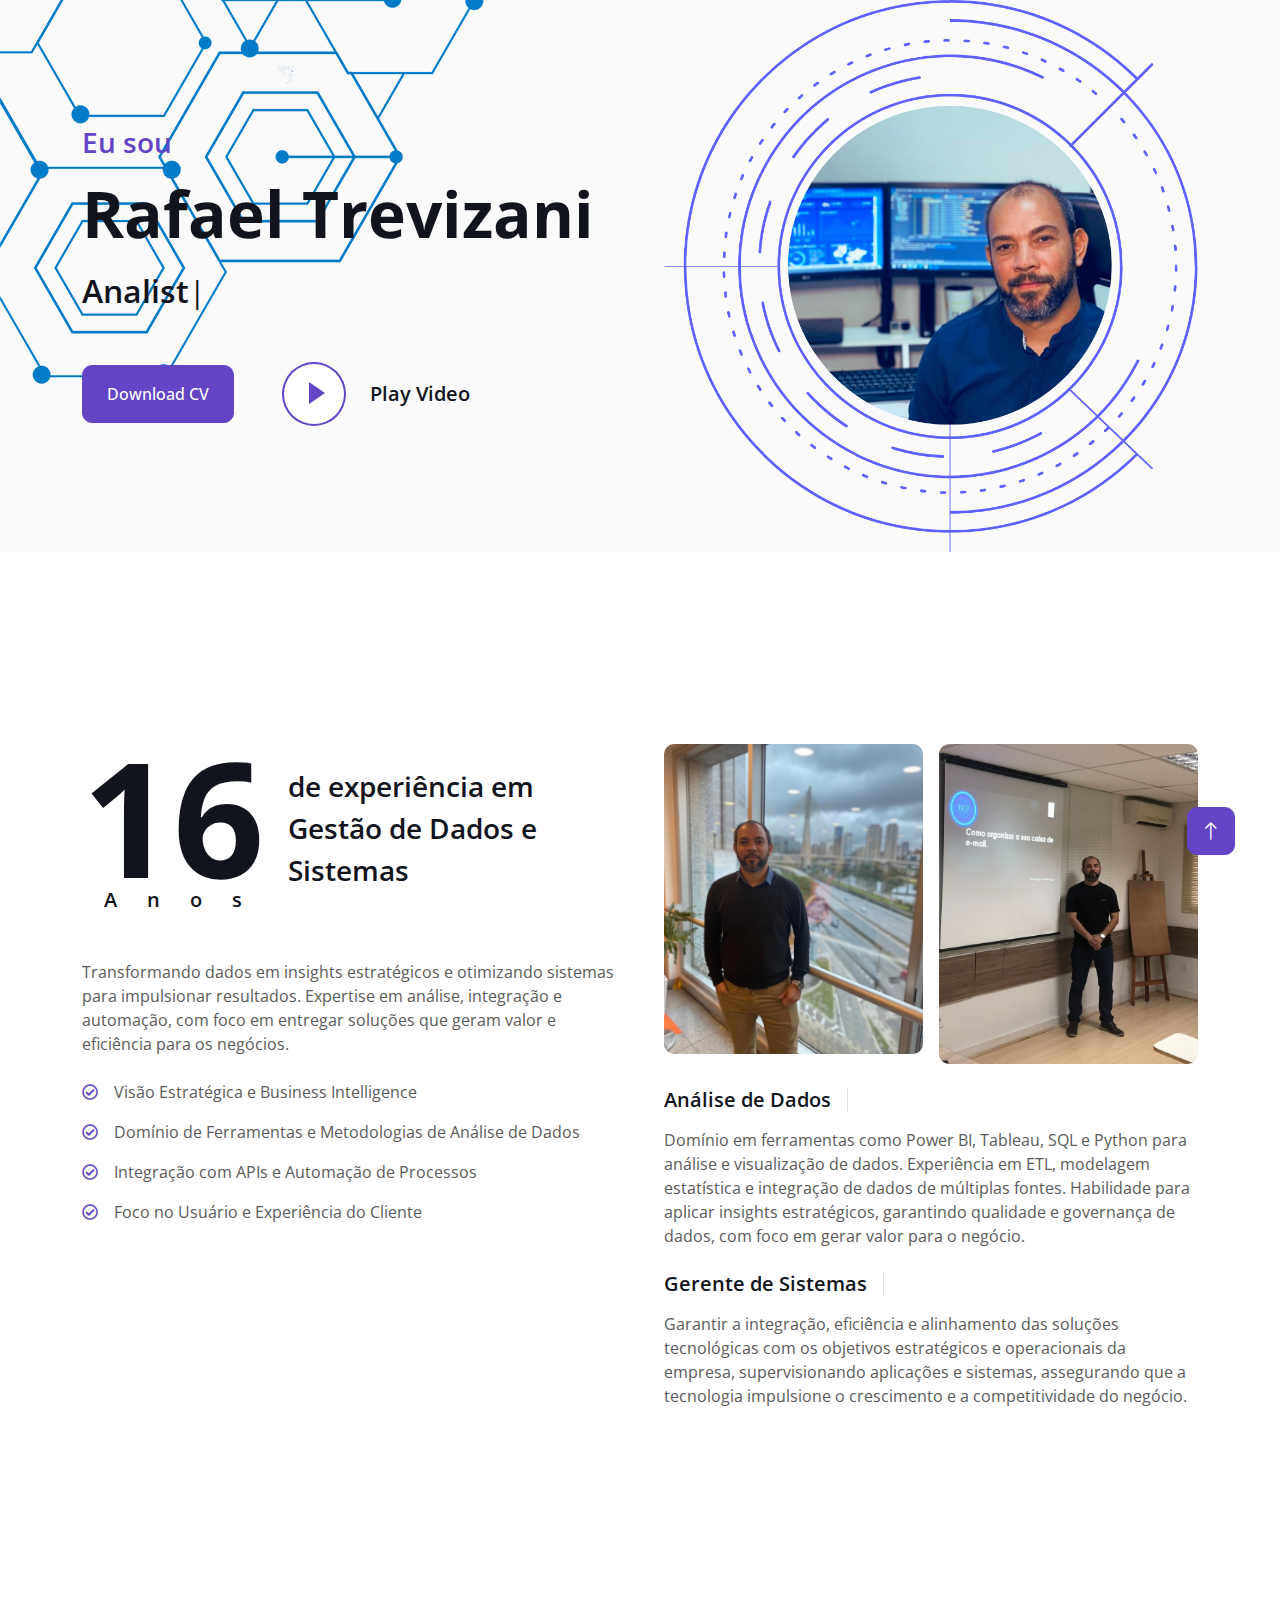
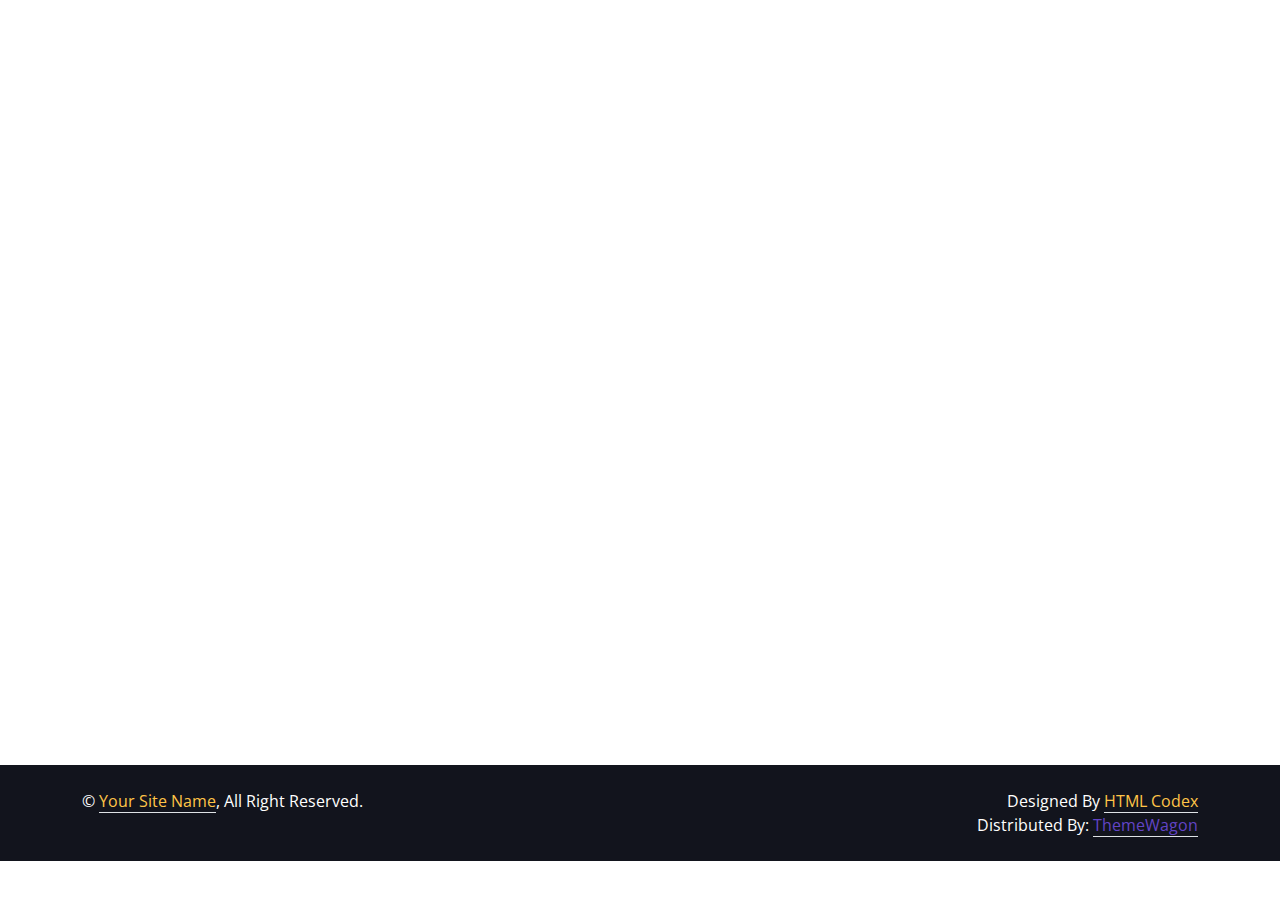
<file: index.html>
<!DOCTYPE html>
<html lang="pt-br">

<head>
    <meta charset="utf-8">
    <title>Rafael Trevizani - Portfólio Profissional</title>
    <meta content="width=device-width, initial-scale=1.0" name="viewport">
    <meta content="" name="keywords">
    <meta content="" name="description">

    <!-- Favicon -->
    <link href="img/favicon.ico" rel="icon">

    <!-- Google Web Fonts -->
    <link rel="preconnect" href="https://fonts.googleapis.com">
    <link rel="preconnect" href="https://fonts.gstatic.com" crossorigin>
    <link href="https://fonts.googleapis.com/css2?family=Open+Sans:wght@400;500;600;700;800&display=swap" rel="stylesheet"> 

    <!-- Icon Font Stylesheet -->
    <link href="https://cdnjs.cloudflare.com/ajax/libs/font-awesome/5.10.0/css/all.min.css" rel="stylesheet">
    <link href="https://cdn.jsdelivr.net/npm/bootstrap-icons@1.4.1/font/bootstrap-icons.css" rel="stylesheet">

    <!-- Libraries Stylesheet -->
    <link href="lib/animate/animate.min.css" rel="stylesheet">
    <link href="lib/lightbox/css/lightbox.min.css" rel="stylesheet">
    <link href="lib/owlcarousel/assets/owl.carousel.min.css" rel="stylesheet">

    <!-- Customized Bootstrap Stylesheet -->
    <link href="css/bootstrap.min.css" rel="stylesheet">

    <!-- Template Stylesheet -->
    <link href="css/style.css" rel="stylesheet">
    
    
    <!-- Google Tag Manager TESTE -->
    <script>(function(w,d,s,l,i){w[l]=w[l]||[];w[l].push({'gtm.start':
    new Date().getTime(),event:'gtm.js'});var f=d.getElementsByTagName(s)[0],
    j=d.createElement(s),dl=l!='dataLayer'?'&l='+l:'';j.async=true;j.src=
    'https://www.googletagmanager.com/gtm.js?id='+i+dl;f.parentNode.insertBefore(j,f);
    })(window,document,'script','dataLayer','GTM-54X7XHRS');</script>
    <!-- End Google Tag Manager TESTE ->

</head>

<body data-bs-spy="scroll" data-bs-target=".navbar" data-bs-offset="51">
    <!-- Spinner Start -->
    <div id="spinner" class="show bg-white position-fixed translate-middle w-100 vh-100 top-50 start-50 d-flex align-items-center justify-content-center">
        <div class="spinner-border text-primary" style="width: 3rem; height: 3rem;" role="status">
            <span class="sr-only">Loading...</span>
        </div>
    </div>
    <!-- Spinner End -->
        
        <!-- Google Tag Manager (noscript) -->
        <noscript><iframe src="https://www.googletagmanager.com/ns.html?id=GTM-54X7XHRS"
         height="0" width="0" style="display:none;visibility:hidden"></iframe></noscript>
        <!-- End Google Tag Manager (noscript) -->

    <!-- Navbar Start -->
    <nav class="navbar navbar-expand-lg bg-white navbar-light fixed-top shadow py-lg-0 px-4 px-lg-5 wow fadeIn" data-wow-delay="0.1s">
        <a href="index.html" class="navbar-brand d-block d-lg-none">
            <h1 class="text-primary fw-bold m-0">Portfólio</h1>
        </a>
        <button type="button" class="navbar-toggler" data-bs-toggle="collapse" data-bs-target="#navbarCollapse">
            <span class="navbar-toggler-icon"></span>
        </button>
        <div class="collapse navbar-collapse justify-content-between py-4 py-lg-0" id="navbarCollapse">
            <div class="navbar-nav ms-auto py-0">
                <a href="#home" class="nav-item nav-link active">Home</a>
                <a href="#about" class="nav-item nav-link">Sobre</a>
                <a href="#skill" class="nav-item nav-link">Skills</a>
                <a href="#service" class="nav-item nav-link">Serviços</a>
            </div>
            <a href="index.html" class="navbar-brand bg-secondary py-3 px-4 mx-3 d-none d-lg-block">
                <h1 class="text-primary fw-bold m-0">Portfólio</h1>
            </a>
            <div class="navbar-nav me-auto py-0">
                <a href="#project" class="nav-item nav-link">Projetos</a>
                <a href="#team" class="nav-item nav-link">Team</a>
                <a href="#testimonial" class="nav-item nav-link">Certificações</a>
                <a href="#contact" class="nav-item nav-link">Contato</a>
            </div>
        </div>
    </nav>
    <!-- Navbar End -->


    <!-- Header Start -->
    <div class="container-fluid bg-light my-6 mt-0" id="home">
        <div class="container">
            <div class="row g-5 align-items-center">
                <div class="col-lg-6 py-6 pb-0 pt-lg-0">
                    <h3 class="text-primary mb-3">Eu sou</h3>
                    <h1 class="display-3 mb-3">Rafael Trevizani</h1>
                    <h2 class="typed-text-output d-inline"></h2>
                    <div class="typed-text d-none">Analista de Dados, Estratégia em dados, Micro-Saas, Gerencia de Sistemas</div>
                    <div class="d-flex align-items-center pt-5">
                        <a href="" class="btn btn-primary py-3 px-4 me-5">Download CV</a>
                        <button type="button" class="btn-play" data-bs-toggle="modal"
                            data-src="https://www.youtube.com/embed/DWRcNpR6Kdc" data-bs-target="#videoModal">
                            <span></span>
                        </button>
                        <h5 class="ms-4 mb-0 d-none d-sm-block">Play Video</h5>
                    </div>
                </div>
                <div class="col-lg-6">
                    <img class="img-fluid" src="img/profilet3.png" alt="">
                </div>
            </div>
        </div>
    </div>
    <!-- Header End -->

    <!-- Video Modal Start -->
    <div class="modal modal-video fade" id="videoModal" tabindex="-1" aria-labelledby="exampleModalLabel" aria-hidden="true">
        <div class="modal-dialog">
            <div class="modal-content rounded-0">
                <div class="modal-header">
                    <h3 class="modal-title" id="exampleModalLabel">Youtube Video</h3>
                    <button type="button" class="btn-close" data-bs-dismiss="modal" aria-label="Close"></button>
                </div>
                <div class="modal-body">
                    <!-- 16:9 aspect ratio -->
                    <div class="ratio ratio-16x9">
                        <iframe class="embed-responsive-item" src="" id="video" allowfullscreen allowscriptaccess="always"
                            allow="autoplay"></iframe>
                    </div>
                </div>
            </div>
        </div>
    </div>
    <!-- Video Modal End -->





    

    <!-- About Start -->
    <div class="container-xxl py-6" id="about">
        <div class="container">
            <div class="row g-5">
                <div class="col-lg-6 wow fadeInUp" data-wow-delay="0.1s">
                    <div class="d-flex align-items-center mb-5">
                        <div class="years flex-shrink-0 text-center me-4">
                            <h1 class="display-1 mb-0">16</h1>
                            <h5 class="mb-0">Anos</h5>
                        </div>
                        <h3 class="lh-base mb-0">de experiência em Gestão de Dados e Sistemas</h3>
                    </div>
                    <p class="mb-4">Transformando dados em insights estratégicos e otimizando sistemas para impulsionar resultados. Expertise em análise, integração e automação, com foco em entregar soluções que geram valor e eficiência para os negócios.</p>
                    <p class="mb-3"><i class="far fa-check-circle text-primary me-3"></i>Visão Estratégica e Business Intelligence</p>
                    <p class="mb-3"><i class="far fa-check-circle text-primary me-3"></i>Domínio de Ferramentas e Metodologias de Análise de Dados</p>
                    <p class="mb-3"><i class="far fa-check-circle text-primary me-3"></i>Integração com APIs e Automação de Processos</p>
                    <p class="mb-3"><i class="far fa-check-circle text-primary me-3"></i>Foco no Usuário e Experiência do Cliente</p>
                    <!--<a class="btn btn-primary py-3 px-5 mt-3" href="">Read More</a> -->
                </div>
                <div class="col-lg-6 wow fadeInUp" data-wow-delay="0.5s">
                    <div class="row g-3 mb-4">
                        <div class="col-sm-6">
                            <img class="img-fluid rounded" src="img/Sobre1.png" alt="">
                        </div>
                        <div class="col-sm-6">
                            <img class="img-fluid rounded" src="img/profile_2.jpeg" alt="">
                        </div>
                    </div>
                    <div class="d-flex align-items-center mb-3">
                        <h5 class="border-end pe-3 me-3 mb-0">Análise de Dados</h5>
                        <!--<h2 class="text-primary fw-bold mb-0" data-toggle="counter-up">1234</h2>-->
                    </div>
                    <p class="mb-4">Domínio em ferramentas como Power BI, Tableau, SQL e Python para análise e visualização de dados. Experiência em ETL, modelagem estatística e integração de dados de múltiplas fontes. Habilidade para aplicar insights estratégicos, garantindo qualidade e governança de dados, com foco em gerar valor para o negócio.</p>
                    <div class="d-flex align-items-center mb-3">
                        <h5 class="border-end pe-3 me-3 mb-0">Gerente de Sistemas</h5>
                       <!--  <h2 class="text-primary fw-bold mb-0" data-toggle="counter-up">1234</h2> -->
                    </div>
                    <p class="mb-0">Garantir a integração, eficiência e alinhamento das soluções tecnológicas com os objetivos estratégicos e operacionais da empresa, supervisionando aplicações e sistemas, assegurando que a tecnologia impulsione o crescimento e a competitividade do negócio.</p>
                </div>
            </div>
        </div>
    </div>
    <!-- About End -->


    <!-- Expertise Start -->
    <div class="container-xxl py-6 pb-5" id="skill">
        <div class="container">
            <div class="row g-5">
                <div class="col-lg-6 wow fadeInUp" data-wow-delay="0.1s">
                    <h1 class="display-5 mb-5">Habilidades & Experiencias</h1>
                    <p class="mb-4">Domino as ferramentas essenciais para garantir a excelência na entrega dos serviços prestados. Abaixo, listo as principais tecnologias que utilizo no dia a dia para otimizar processos e gerar resultados de alta qualidade.</p>
                    <h3 class="mb-4">Habilidades</h3>
                    <div class="row align-items-center">
                        <div class="col-md-6">
                            <div class="skill mb-4">
                                <div class="d-flex justify-content-between">
                                    <h6 class="font-weight-bold">Python|Django|Pandas|API|IA</h6>
                                    <h6 class="font-weight-bold"></h6>
                                </div>
                                <div class="progress">
                                    <div class="progress-bar bg-primary" role="progressbar" aria-valuenow="100" aria-valuemin="0" aria-valuemax="100"></div>
                                </div>
                            </div>
                            <div class="skill mb-4">
                                <div class="d-flex justify-content-between">
                                    <h6 class="font-weight-bold">PowerBI|DataBricks|Excel</h6>
                                    <h6 class="font-weight-bold"></h6>
                                </div>
                                <div class="progress">
                                    <div class="progress-bar bg-warning" role="progressbar" aria-valuenow="100" aria-valuemin="0" aria-valuemax="100"></div>
                                </div>
                            </div>
                            <div class="skill mb-4">
                                <div class="d-flex justify-content-between">
                                    <h6 class="font-weight-bold">Meta Ads | Google Ads | Google Analytics</h6>
                                    <h6 class="font-weight-bold"></h6>
                                </div>
                                <div class="progress">
                                    <div class="progress-bar bg-danger" role="progressbar" aria-valuenow="100" aria-valuemin="0" aria-valuemax="100"></div>
                                </div>
                            </div>
                        </div>
                        <div class="col-md-6">
                            <div class="skill mb-4">
                                <div class="d-flex justify-content-between">
                                    <h6 class="font-weight-bold">Micro-Saas</h6>
                                    <h6 class="font-weight-bold"></h6>
                                </div>
                                <div class="progress">
                                    <div class="progress-bar bg-danger" role="progressbar" aria-valuenow="100" aria-valuemin="0" aria-valuemax="100"></div>
                                </div>
                            </div>
                            <div class="skill mb-4">
                                <div class="d-flex justify-content-between">
                                    <h6 class="font-weight-bold">Deployment in Azure|AWS|Digital Ocean</h6>
                                    <h6 class="font-weight-bold"></h6>
                                </div>
                                <div class="progress">
                                    <div class="progress-bar bg-dark" role="progressbar" aria-valuenow="100" aria-valuemin="0" aria-valuemax="100"></div>
                                </div>
                            </div>
                            <div class="skill mb-4">
                                <div class="d-flex justify-content-between">
                                    <h6 class="font-weight-bold">ETL|SQL</h6>
                                    <h6 class="font-weight-bold"></h6>
                                </div>
                                <div class="progress">
                                    <div class="progress-bar bg-info" role="progressbar" aria-valuenow="100" aria-valuemin="0" aria-valuemax="100"></div>
                                </div>
                            </div>
                        </div>
                    </div>
                </div>
                <div class="col-lg-6 wow fadeInUp" data-wow-delay="0.5s">
                    <ul class="nav nav-pills rounded border border-2 border-primary mb-5">
                        <li class="nav-item w-50">
                            <button class="nav-link w-100 py-3 fs-5 active" data-bs-toggle="pill" href="#tab-1">Educação (atualizados)</button>
                        </li>
                        <li class="nav-item w-50">
                            <button class="nav-link w-100 py-3 fs-5" data-bs-toggle="pill" href="#tab-2">Trabalhos em andamento</button>
                        </li>
                    </ul>
                    <div class="tab-content">
                        <div id="tab-1" class="tab-pane fade show p-0 active">
                            <div class="row gy-5 gx-4">
                                
                                <div class="col-sm-6">
                                    <h5>Django Master & Integration Master</h5>
                                    <hr class="text-primary my-2">
                                    <p class="text-primary mb-1">2024 - 2024</p>
                                    <h6 class="mb-0">Pycode.br</h6>
                                </div>
                                <div class="col-sm-6">
                                    <h5>Pós Graduação - Ciência de Dados e Big Data Analytics </h5>
                                    <hr class="text-primary my-2">
                                    <p class="text-primary mb-1">2024 - 2025</p>
                                    <h6 class="mb-0">Faculdade Metropolitana</h6>
                                </div>
                                <div class="col-sm-6">
                                    <h5>Pós Graduação - Inteligencia Artificial e Machine Learning </h5>
                                    <hr class="text-primary my-2">
                                    <p class="text-primary mb-1">2025 - 2025</p>
                                    <h6 class="mb-0">Universidade Anhanguera</h6>
                                </div>
                                <div class="col-sm-6">
                                    <h5>Outros cursos e Certificações</h5>
                                    <hr class="text-primary my-2">
                                    <p class="text-primary mb-1"></p>
                                    <h6 class="mb-0">
                                        <a href="https://www.linkedin.com/in/rafaeltreviz/" target="_blank" class="text-decoration-none">
                                            <i class="bi bi-linkedin"></i> LinkedIn
                                        </a>
                                    </h6>
                                </div>
                            </div>
                        </div>
                        <div id="tab-2" class="tab-pane fade show p-0">
                            <div class="row gy-5 gx-4">
                                <div class="col-sm-6">
                                    <h5>Analista de Sistemas</h5>
                                    <hr class="text-primary my-2">
                                    <p class="text-primary mb-1">2018 - 2025</p>
                                    <h6 class="mb-0">Fucape Business School</h6>
                                </div>
                                <div class="col-sm-6">
                                    <h5>Analista de Dados</h5>
                                    <hr class="text-primary my-2">
                                    <p class="text-primary mb-1">2022-2025</p>
                                    <h6 class="mb-0">Visual Monterey Ambiental</h6>
                                </div>
                                <div class="col-sm-6">
                                    <h5>Gerente de Sistemas</h5>
                                    <hr class="text-primary my-2">
                                    <p class="text-primary mb-1">2021-2025</p>
                                    <h6 class="mb-0">RCP Contabilidade</h6>
                                </div>
                                <div class="col-sm-6">
                                    <h5>Analista de Dados</h5>
                                    <hr class="text-primary my-2">
                                    <p class="text-primary mb-1">2024-2025</p>
                                    <h6 class="mb-0">Biopetro Ambiental</h6>
                                </div>
                            </div>
                        </div>
                    </div>
                </div>
            </div>
        </div>
    </div>
    <!-- Expertise End -->


    <!-- Service Start -->
    <div class="container-fluid bg-light my-5 py-6" id="service">
        <div class="container">
            <div class="row g-5 mb-5 wow fadeInUp" data-wow-delay="0.1s">
                <div class="col-lg-6">
                    <h1 class="display-5 mb-0">Serviços Prestados</h1>
                </div>
                <div class="col-lg-6 text-lg-end">
                    <a class="btn btn-primary py-3 px-5" href="https://wa.me/5527998536107">Contrate-Me</a>
                </div>
            </div>
            <div class="row g-4">
                <div class="col-lg-6 wow fadeInUp" data-wow-delay="0.1s">
                    <div class="service-item d-flex flex-column flex-sm-row bg-white rounded h-100 p-4 p-lg-5">
                        <div class="bg-icon flex-shrink-0 mb-3">
                            <i class="fa fa-crop-alt fa-2x text-dark"></i>
                        </div>
                        <div class="ms-sm-4">
                            <h4 class="mb-3">Análise de Dados</h4>
                            <h6 class="mb-3">Ferramentas: <span class="text-primary">PowerBI | Excel | SQL | Python | Pandas | IA</span></h6>
                            <span>Utilizo ferramentas avançadas para integrar sistemas, extrair dados e transformá-los em insights estratégicos. Desenvolvo KPIs e Dashboards personalizados que facilitam a visualização de informações e apoiam a tomada de decisões ágeis e assertivas.</span>
                        </div>
                    </div>
                </div>
                <div class="col-lg-6 wow fadeInUp" data-wow-delay="0.3s">
                    <div class="service-item d-flex flex-column flex-sm-row bg-white rounded h-100 p-4 p-lg-5">
                        <div class="bg-icon flex-shrink-0 mb-3">
                            <i class="fa fa-code-branch fa-2x text-dark"></i>
                        </div>
                        <div class="ms-sm-4">
                            <h4 class="mb-3">Micro-SaaS | RPA (Automação de Processos)</h4>
                            <h6 class="mb-3">Ferramentas: <span class="text-primary">Python |Django | APIs | Cloud Servers</span></h6>
                            <span>Desenvolvo softwares de integração e automação de processos personalizados para sua empresa, com opção de hospedagem em nuvem ou servidores locais. Minhas soluções eliminam tarefas repetitivas, aumentam a eficiência operacional e impulsionam a produtividade do seu negócio.</span>
                        </div>
                    </div>
                </div>
                <div class="col-lg-6 wow fadeInUp" data-wow-delay="0.1s">
                    <div class="service-item d-flex flex-column flex-sm-row bg-white rounded h-100 p-4 p-lg-5">
                        <div class="bg-icon flex-shrink-0 mb-3">
                            <i class="fa fa-code fa-2x text-dark"></i>
                        </div>
                        <div class="ms-sm-4">
                            <h4 class="mb-3">Gerente de Sistemas</h4>
                            <h6 class="mb-3">Ferramentas: <span class="text-primary">ERPs | Sistemas Contábeis | PDVs</span></h6>
                            <span>Responsável por garantir o funcionamento integrado e eficiente do sistema empresarial, alinhando tecnologia às necessidades de todos os setores da empresa. Minha atuação assegura operações fluidas, alta disponibilidade e suporte estratégico para o crescimento do negócio.</span>
                        </div>
                    </div>
                </div>
                <div class="col-lg-6 wow fadeInUp" data-wow-delay="0.3s">
                    <div class="service-item d-flex flex-column flex-sm-row bg-white rounded h-100 p-4 p-lg-5">
                        <div class="bg-icon flex-shrink-0 mb-3">
                            <i class="fa fa-laptop-code fa-2x text-dark"></i>
                        </div>
                        <div class="ms-sm-4">
                            <h4 class="mb-3">Estrategista de Dados para Marketing Digital</h4>
                            <h6 class="mb-3">Ferramentas: <span class="text-primary">PowerBI |Google Analytics | Pandas | Beautiful Soup | API </span></h6>
                            <span>Especializado em analisar o comportamento do público-alvo e transformar dados do Meta e Google Ads em insights estratégicos. Crio KPIs personalizados, defino campanhas impulsionadas com base em dados e implemento ações que maximizam o ROI e alavancam as vendas.</span>
                        </div>
                    </div>
                </div>
            </div>
        </div>
    </div>
    <!-- Service End -->


    <!-- Projects Start -->
    <div class="container-xxl py-6 pt-5" id="project">
        <div class="container">
            <div class="row g-5 mb-5 align-items-center wow fadeInUp" data-wow-delay="0.1s">
                <div class="col-lg-6">
                    <h1 class="display-5 mb-0">Projetos</h1>
                </div>
                <div class="col-lg-6 text-lg-end">
                    <ul class="list-inline mx-n3 mb-0" id="portfolio-flters">
                        <li class="mx-3 active" data-filter="*">Todos projetos</li>
                        <li class="mx-3" data-filter=".first">Sistemas & Análise de Dados</li>
                        <li class="mx-3" data-filter=".second">Full Stack Python</li>
                    </ul>
                </div>
            </div>
            <div class="row g-4 portfolio-container wow fadeInUp" data-wow-delay="0.1s">
                <div class="col-lg-4 col-md-6 portfolio-item first">
                    <div class="portfolio-img rounded overflow-hidden">
                        <img class="img-fluid" src="img/portfolio_1.png" alt="">
                       <div class="portfolio-btn">
                             <!-- Botão para acionar o modal -->
                            <a class="btn btn-lg-square btn-outline-secondary border-2 mx-1" href="#" data-bs-toggle="modal" data-bs-target="#modal_project1">
                                <i class="fa fa-eye"></i>
                            </a>
                            <a class="btn btn-lg-square btn-outline-secondary border-2 mx-1" href=""><i class="fa fa-link"></i></a>
                        </div>
                    </div>
                </div>
                <div class="col-lg-4 col-md-6 portfolio-item second">
                    <div class="portfolio-img rounded overflow-hidden">
                        <img class="img-fluid" src="img/portfolio_2.png" alt="">
                        <div class="portfolio-btn">
                            <div class="portfolio-btn">
                                <!-- Botão para acionar o modal -->
                               <a class="btn btn-lg-square btn-outline-secondary border-2 mx-1" href="#" data-bs-toggle="modal" data-bs-target="#modal_project2">
                                   <i class="fa fa-eye"></i>
                               </a>
                               
                            </div>
                            <a class="btn btn-lg-square btn-outline-secondary border-2 mx-1" href=""><i class="fa fa-link"></i></a>
                        </div>
                    </div>
                </div>
                <div class="col-lg-4 col-md-6 portfolio-item first">
                    <div class="portfolio-img rounded overflow-hidden">
                        <img class="img-fluid" src="img/portfolio_3.png" alt="">
                        <div class="portfolio-btn">
                            <a class="btn btn-lg-square btn-outline-secondary border-2 mx-1" href="img/project-3.jpg" data-lightbox="portfolio"><i class="fa fa-eye"></i></a>
                            <a class="btn btn-lg-square btn-outline-secondary border-2 mx-1" href=""><i class="fa fa-link"></i></a>
                        </div>
                    </div>
                </div>
                <div class="col-lg-4 col-md-6 portfolio-item second">
                    <div class="portfolio-img rounded overflow-hidden">
                        <img class="img-fluid" src="img/portfolio_4.png" alt="">
                        <div class="portfolio-btn">
                            <a class="btn btn-lg-square btn-outline-secondary border-2 mx-1" href="img/project-4.jpg" data-lightbox="portfolio"><i class="fa fa-eye"></i></a>
                            <a class="btn btn-lg-square btn-outline-secondary border-2 mx-1" href=""><i class="fa fa-link"></i></a>
                        </div>
                    </div>
                </div>
                <div class="col-lg-4 col-md-6 portfolio-item first">
                    <div class="portfolio-img rounded overflow-hidden">
                        <img class="img-fluid" src="img/portfolio_5.png" alt="">
                        <div class="portfolio-btn">
                            <a class="btn btn-lg-square btn-outline-secondary border-2 mx-1" href="img/project-5.jpg" data-lightbox="portfolio"><i class="fa fa-eye"></i></a>
                            <a class="btn btn-lg-square btn-outline-secondary border-2 mx-1" href=""><i class="fa fa-link"></i></a>
                        </div>
                    </div>
                </div>
                <div class="col-lg-4 col-md-6 portfolio-item second">
                    <div class="portfolio-img rounded overflow-hidden">
                        <img class="img-fluid" src="img/portfolio_6.png" alt="">
                        <div class="portfolio-btn">
                            <a class="btn btn-lg-square btn-outline-secondary border-2 mx-1" href="img/project-6.jpg" data-lightbox="portfolio"><i class="fa fa-eye"></i></a>
                            <a class="btn btn-lg-square btn-outline-secondary border-2 mx-1" href=""><i class="fa fa-link"></i></a>
                        </div>
                    </div>
                </div>
            </div>
        </div>
    </div>
    <!-- Projects End -->


    <!-- Team Start -->
    <div class="container-xxl py-6 pb-5" id="team">
        <div class="container">
            <div class="row g-5 mb-5 wow fadeInUp" data-wow-delay="0.1s">
                <div class="col-lg-6">
                    <h1 class="display-5 mb-0">Team Members</h1>
                </div>
                <div class="col-lg-6 text-lg-end">
                    <a class="btn btn-primary py-3 px-5" href="">Contact Us</a>
                </div>
            </div>
            <div class="row g-4">
                <div class="col-lg-4 col-md-6 wow fadeInUp" data-wow-delay="0.1s">
                    <div class="team-item position-relative">
                        <img class="img-fluid rounded" src="img/team-1.jpg" alt="">
                        <div class="team-text bg-white rounded-end p-4">
                            <div>
                                <h5>Full Name</h5>
                                <span>Designer</span>
                            </div>
                            <i class="fa fa-arrow-right fa-2x text-primary"></i>
                        </div>
                    </div>
                </div>
                <div class="col-lg-4 col-md-6 wow fadeInUp" data-wow-delay="0.3s">
                    <div class="team-item position-relative">
                        <img class="img-fluid rounded" src="img/team-2.jpg" alt="">
                        <div class="team-text bg-white rounded-end p-4">
                            <div>
                                <h5>Full Name</h5>
                                <span>Designer</span>
                            </div>
                            <i class="fa fa-arrow-right fa-2x text-primary"></i>
                        </div>
                    </div>
                </div>
                <div class="col-lg-4 col-md-6 wow fadeInUp" data-wow-delay="0.5s">
                    <div class="team-item position-relative">
                        <img class="img-fluid rounded" src="img/team-3.jpg" alt="">
                        <div class="team-text bg-white rounded-end p-4">
                            <div>
                                <h5>Full Name</h5>
                                <span>Designer</span>
                            </div>
                            <i class="fa fa-arrow-right fa-2x text-primary"></i>
                        </div>
                    </div>
                </div>
            </div>
        </div>
    </div>
    <!-- Team End -->


    <!-- Testimonial Start -->
    <div class="container-fluid bg-light py-5 my-5" id="testimonial">
        <div class="container-fluid py-5">
            <h1 class="display-5 text-center mb-5 wow fadeInUp" data-wow-delay="0.1s">Certificações</h1>
            <div class="row justify-content-center">
                <div class="col-lg-3 d-none d-lg-block">
                    <div class="testimonial-left h-100">
                        <img class="img-fluid wow fadeIn" data-wow-delay="0.1s" src="img/testimonial-1.jpg" alt="">
                        <img class="img-fluid wow fadeIn" data-wow-delay="0.3s" src="img/testimonial-2.jpg" alt="">
                        <img class="img-fluid wow fadeIn" data-wow-delay="0.5s" src="img/testimonial-3.jpg" alt="">
                    </div>
                </div>
                <div class="col-lg-6 wow fadeInUp" data-wow-delay="0.5s">
                    <div class="owl-carousel testimonial-carousel">
                        <div class="testimonial-item text-center">
                            <div class="position-relative mb-5">
                                <img class="img-fluid rounded-circle border border-secondary p-2 mx-auto" src="img/testimonial-1.jpg" alt="">
                                <div class="testimonial-icon">
                                    <i class="fa fa-quote-left text-primary"></i>
                                </div>
                            </div>
                            <p class="fs-5 fst-italic">Dolores sed duo clita tempor justo dolor et stet lorem kasd labore dolore lorem ipsum. At lorem lorem magna ut et, nonumy et labore et tempor diam tempor erat.</p>
                            <hr class="w-25 mx-auto">
                            <h5>Client Name</h5>
                            <span>Profession</span>
                        </div>
                        <div class="testimonial-item text-center">
                            <div class="position-relative mb-5">
                                <img class="img-fluid rounded-circle border border-secondary p-2 mx-auto" src="img/testimonial-2.jpg" alt="">
                                <div class="testimonial-icon">
                                    <i class="fa fa-quote-left text-primary"></i>
                                </div>
                            </div>
                            <p class="fs-5 fst-italic">Dolores sed duo clita tempor justo dolor et stet lorem kasd labore dolore lorem ipsum. At lorem lorem magna ut et, nonumy et labore et tempor diam tempor erat.</p>
                            <hr class="w-25 mx-auto">
                            <h5>Client Name</h5>
                            <span>Profession</span>
                        </div>
                        <div class="testimonial-item text-center">
                            <div class="position-relative mb-5">
                                <img class="img-fluid rounded-circle border border-secondary p-2 mx-auto" src="img/testimonial-3.jpg" alt="">
                                <div class="testimonial-icon">
                                    <i class="fa fa-quote-left text-primary"></i>
                                </div>
                            </div>
                            <p class="fs-5 fst-italic">Dolores sed duo clita tempor justo dolor et stet lorem kasd labore dolore lorem ipsum. At lorem lorem magna ut et, nonumy et labore et tempor diam tempor erat.</p>
                            <hr class="w-25 mx-auto">
                            <h5>Client Name</h5>
                            <span>Profession</span>
                        </div>
                    </div>
                </div>
                <div class="col-lg-3 d-none d-lg-block">
                    <div class="testimonial-right h-100">
                        <img class="img-fluid wow fadeIn" data-wow-delay="0.1s" src="img/testimonial-1.jpg" alt="">
                        <img class="img-fluid wow fadeIn" data-wow-delay="0.3s" src="img/testimonial-2.jpg" alt="">
                        <img class="img-fluid wow fadeIn" data-wow-delay="0.5s" src="img/testimonial-3.jpg" alt="">
                    </div>
                </div>
            </div>
        </div>
    </div>
    <!-- Testimonial End -->


    <!-- Contact Start -->
    <div class="container-xxl pb-5" id="contact">
        <div class="container py-5">
            <div class="row g-5 mb-5 wow fadeInUp" data-wow-delay="0.1s">
                <div class="col-lg-6">
                    <h1 class="display-5 mb-0">Vamos trabalhar juntos</h1>
                </div>
                <div class="col-lg-6 text-lg-end">
                    <a class="btn btn-primary py-3 px-5" href="">Say Hello</a>
                </div>
            </div>
            <div class="row g-5">
                <div class="col-lg-5 col-md-6 wow fadeInUp" data-wow-delay="0.1s">
                    <p class="mb-2">Meu Escritório:</p>
                    <h3 class="fw-bold">Maruipe, Vitória, Brasil</h3>
                    <hr class="w-100">
                    <p class="mb-2">Telefone:</p>
                    <h3 class="fw-bold">27 9 9853 6107</h3>
                    <hr class="w-100">
                    <p class="mb-2">E-mail:</p>
                    <h3 class="fw-bold">rafael.tsn@outlook.com</h3>
                    <hr class="w-100">
                    <p class="mb-2">Siga-me:</p>
                    <div class="d-flex pt-2">
                        <a class="btn btn-square btn-primary me-2" href=""><i class="fab fa-twitter"></i></a>
                        <a class="btn btn-square btn-primary me-2" href=""><i class="fab fa-facebook-f"></i></a>
                        <a class="btn btn-square btn-primary me-2" href=""><i class="fab fa-youtube"></i></a>
                        <a class="btn btn-square btn-primary me-2" href="https://www.linkedin.com/in/rafaeltreviz/"><i class="fab fa-linkedin-in"></i></a>
                    </div>
                </div>
                <div class="col-lg-7 col-md-6 wow fadeInUp" data-wow-delay="0.5s">
                    <p class="mb-4">The contact form is currently inactive. Get a functional and working contact form with Ajax & PHP in a few minutes. Just copy and paste the files, add a little code and you're done. <a href="https://htmlcodex.com/contact-form">Download Now</a>.</p>
                    <form>
                        <div class="row g-3">
                            <div class="col-md-6">
                                <div class="form-floating">
                                    <input type="text" class="form-control" id="name" placeholder="Your Name">
                                    <label for="name">Your Name</label>
                                </div>
                            </div>
                            <div class="col-md-6">
                                <div class="form-floating">
                                    <input type="email" class="form-control" id="email" placeholder="Your Email">
                                    <label for="email">Your Email</label>
                                </div>
                            </div>
                            <div class="col-12">
                                <div class="form-floating">
                                    <input type="text" class="form-control" id="subject" placeholder="Subject">
                                    <label for="subject">Subject</label>
                                </div>
                            </div>
                            <div class="col-12">
                                <div class="form-floating">
                                    <textarea class="form-control" placeholder="Leave a message here" id="message" style="height: 100px"></textarea>
                                    <label for="message">Message</label>
                                </div>
                            </div>
                            <div class="col-12">
                                <button class="btn btn-primary py-3 px-5" type="submit">Send Message</button>
                            </div>
                        </div>
                    </form>
                </div>
            </div>
        </div>
    </div>
    <!-- Contact End -->


    <!-- Map Start -->
    <div class="container-xxl pt-5 px-0 wow fadeInUp" data-wow-delay="0.1s">
        <div class="container-xxl pt-5 px-0">
            <div class="bg-dark">
                <iframe
                src="https://www.google.com/maps/embed?pb=!1m18!1m12!1m3!1d3001156.4288297426!2d-78.01371936852176!3d42.72876761954724!2m3!1f0!2f0!3f0!3m2!1i1024!2i768!4f13.1!3m3!1m2!1s0x4ccc4bf0f123a5a9%3A0xddcfc6c1de189567!2sNew%20York%2C%20USA!5e0!3m2!1sen!2sbd!4v1603794290143!5m2!1sen!2sbd"
                frameborder="0" style="width: 100%; height: 450px; border:0;" allowfullscreen="" aria-hidden="false"
                tabindex="0"></iframe>
            </div>
        </div>
    </div>
    <!-- Map End -->


    <!-- Copyright Start -->
    <div class="container-fluid bg-dark text-white py-4">
            <div class="container">
                <div class="row">
                    <div class="col-md-6 text-center text-md-start mb-3 mb-md-0">
                        &copy; <a class="border-bottom text-secondary" href="#">Your Site Name</a>, All Right Reserved.
                    </div>
                    <div class="col-md-6 text-center text-md-end">
                        <!--/*** This template is free as long as you keep the footer author’s credit link/attribution link/backlink. If you'd like to use the template without the footer author’s credit link/attribution link/backlink, you can purchase the Credit Removal License from "https://htmlcodex.com/credit-removal". Thank you for your support. ***/-->
                        Designed By <a class="border-bottom text-secondary" href="https://htmlcodex.com">HTML Codex</a>
                        <br>Distributed By: <a class="border-bottom" href="https://themewagon.com" target="_blank">ThemeWagon</a>
                    </div>
                </div>
            </div>
        </div>
    </div>

    <!-- Modals Projects -->

            <!-- Modal Project 1 -->
                     <!-- Modal Project 1 -->
<div class="modal fade" id="modal_project1" tabindex="-1" aria-labelledby="exampleModalLabel" aria-hidden="true">
    <div class="modal-dialog modal-lg"> <!-- Use modal-lg para um modal maior -->
        <div class="modal-content">
            <div class="modal-header">
                <h5 class="modal-title" id="exampleModalLabel">Integração Sistema Domínio Contábil</h5>
                <button type="button" class="btn-close" data-bs-dismiss="modal" aria-label="Close"></button>
            </div>
                                <div class="modal-body">
                                    <!-- Texto -->
                                    <div>
                                        <!-- Título da seção -->
                                        <h6 class="fw-bold mb-3">Mapeamento e Integração de Bancos de Dados Contábeis, Fiscais e de Departamento Pessoal</h6>
                                        <p class="text-muted">
                                            Realizei o mapeamento completo dos bancos de dados dos módulos Contábil, Fiscal e Departamento Pessoal do Sistema Domínio, em colaboração com a equipe de contadores. Com base nesse mapeamento, desenvolvi dashboards dinâmicos no Power BI para a geração de Demonstrações de Resultado do Exercício (DRE) e Balancetes, atualizados em tempo real, proporcionando aos clientes visibilidade imediata de suas informações financeiras e suportando decisões estratégicas.
                                        </p>

                                        <!-- Título da seção -->
                                        <h6 class="fw-bold mt-4 mb-3">Automação de Processos e Integração de Ferramentas</h6>
                                        <p class="text-muted">
                                            Integrei o banco de dados com o Microsoft Excel para criar planilhas automatizadas de controle contábil e envio de obrigações acessórias por empresa. Essa automação resultou em uma redução de mais de 25% nas multas e erros de informações, além de otimizar a eficiência operacional e a precisão dos dados entregues aos clientes.
                                        </p>

                                        <!-- Título da seção -->
                                        <h6 class="fw-bold mt-4 mb-3">Desenvolvimento de Relatórios com SQL</h6>
                                        <p class="text-muted">
                                            Utilizei linguagem SQL para criar relatórios de integração de planos de contas entre o Sistema Domínio e o Sankhya, eliminando tarefas manuais e repetitivas. Essa solução reduziu significativamente o tempo de processamento e aumentou a precisão nas trocas de informações entre a empresa e os clientes.
                                        </p>

                                        <!-- Título da seção -->
                                        <h6 class="fw-bold mt-4 mb-3">Resultados e Impactos Gerados</h6>
                                        <ul class="text-muted">
                                            <li><strong>Redução de custos:</strong> Redução de multas e erros em mais de 25%.</li>
                                            <li><strong>Tomada de decisão ágil:</strong> Dashboards em tempo real para análise financeira e gerencial.</li>
                                            <li><strong>Eficiência operacional:</strong> Automação de processos manuais, liberando a equipe para atividades estratégicas.</li>
                                            <li><strong>Padronização e integração:</strong> Unificação de dados entre sistemas, garantindo consistência e confiabilidade das informações.</li>
                                        </ul>

                                    </div>

                                    <!-- GIF abaixo do texto -->
                                    <div class="mt-4 text-center"> <!-- Adicionei margem no topo e centralizei o GIF -->
                                        <img src="img/Dasboard.gif" alt="GIF explicativo" class="img-fluid">
                                    </div>
                                </div>
                                <div class="modal-footer">
                                    <button type="button" class="btn btn-secondary" data-bs-dismiss="modal">Fechar</button>
                                </div>
                            </div>
                        </div>
                    </div>
                                
            
            <!-- Modal Project 1 end-->
             
            <!-- Modal Project 2 -->
                <div class="modal fade" id="modal_project2" tabindex="-1" aria-labelledby="exampleModalLabel" aria-hidden="true">
                    <div class="modal-dialog">
                        <div class="modal-content">
                            <div class="modal-header">
                                <h5 class="modal-title" id="exampleModalLabel">Análise de Dados com Integração entre o Sistema Sankhya e Power BI</h5>
                                <button type="button" class="btn-close" data-bs-dismiss="modal" aria-label="Close"></button>
                            </div>
                            <div class="modal-body">
                                <!-- Texto -->
                                <div>
                                    <!-- Título da seção -->
                                    <h6 class="fw-bold mb-3">Extração e Transformação de Dados (ETL)</h6>
                                    <p class="text-muted">
                                        Realizei a extração direta dos dados do banco Oracle utilizando PL/SQL, mapeando tabelas críticas e identificando campos-chave para otimização das informações. Desenvolvi scripts SQL avançados que executaram 70% do processo ETL (Extract, Transform, Load) diretamente no banco de dados, garantindo eficiência e qualidade dos dados antes mesmo da carga no Power BI
                                    </p>

                                    <!-- Título da seção -->
                                    <h6 class="fw-bold mt-4 mb-3">Integração Automatizada e Visualização no Power BI</h6>
                                    <p class="text-muted">
                                        Realizei a extração direta dos dados do banco Oracle utilizando PL/SQL, mapeando tabelas críticas e identificando campos-chave para otimização das informações. Desenvolvi scripts SQL avançados que executaram 70% do processo ETL (Extract, Transform, Load) diretamente no banco de dados, garantindo eficiência e qualidade dos dados antes mesmo da carga no Power BI.
                                    </p>

                                    <!-- Título da seção -->
                                    <h6 class="fw-bold mt-4 mb-3">Desenvolvimento de Relatórios com SQL</h6>
                                    <p class="text-muted">
                                        Utilizei linguagem SQL para criar relatórios de integração de planos de contas entre o Sistema Domínio e o Sankhya, eliminando tarefas manuais e repetitivas. Essa solução reduziu significativamente o tempo de processamento e aumentou a precisão nas trocas de informações entre a empresa e os clientes.
                                    </p>

                                    <!-- Título da seção -->
                                    <h6 class="fw-bold mt-4 mb-3">Resultados e Impactos Gerados</h6>
                                    <ul class="text-muted">
                                        <li><strong>Redução de custos:</strong> Redução de multas e erros em mais de 25%.</li>
                                        <li><strong>Tomada de decisão ágil:</strong> Dashboards em tempo real para análise financeira e gerencial.</li>
                                        <li><strong>Eficiência operacional:</strong> Automação de processos manuais, liberando a equipe para atividades estratégicas.</li>
                                        <li><strong>Padronização e integração:</strong> Unificação de dados entre sistemas, garantindo consistência e confiabilidade das informações.</li>
                                    </ul>

                                </div>

                                <!-- GIF abaixo do texto -->
                               <!--  <div class="mt-4 text-center"> --> <!-- Adicionei margem no topo e centralizei o GIF -->
                                    <!--<img src="img/Dasboard.gif" alt="GIF explicativo" class="img-fluid">-->
                                </div>
                            </div>
                            <div class="modal-footer    ">
                                <button type="button" class="btn btn-secondary" data-bs-dismiss="modal">Close</button>
                            </div>
                        </div>
                    </div>
                </div>
            <!-- Modal Project 2 end-->




   <!-- Copyright End -->

    <!-- Back to Top -->
    <a href="#" class="btn btn-lg btn-primary btn-lg-square back-to-top"><i class="bi bi-arrow-up"></i></a>


    <!-- JavaScript Libraries -->
    <script src="https://code.jquery.com/jquery-3.4.1.min.js"></script>
    <script src="https://cdn.jsdelivr.net/npm/bootstrap@5.0.0/dist/js/bootstrap.bundle.min.js"></script>
    <script src="lib/wow/wow.min.js"></script>
    <script src="lib/easing/easing.min.js"></script>
    <script src="lib/waypoints/waypoints.min.js"></script>
    <script src="lib/typed/typed.min.js"></script>
    <script src="lib/counterup/counterup.min.js"></script>
    <script src="lib/owlcarousel/owl.carousel.min.js"></script>
    <script src="lib/isotope/isotope.pkgd.min.js"></script>
    <script src="lib/lightbox/js/lightbox.min.js"></script>

    <!-- Template Javascript -->
    <script src="js/main.js"></script>
</body>

</html>
</file>
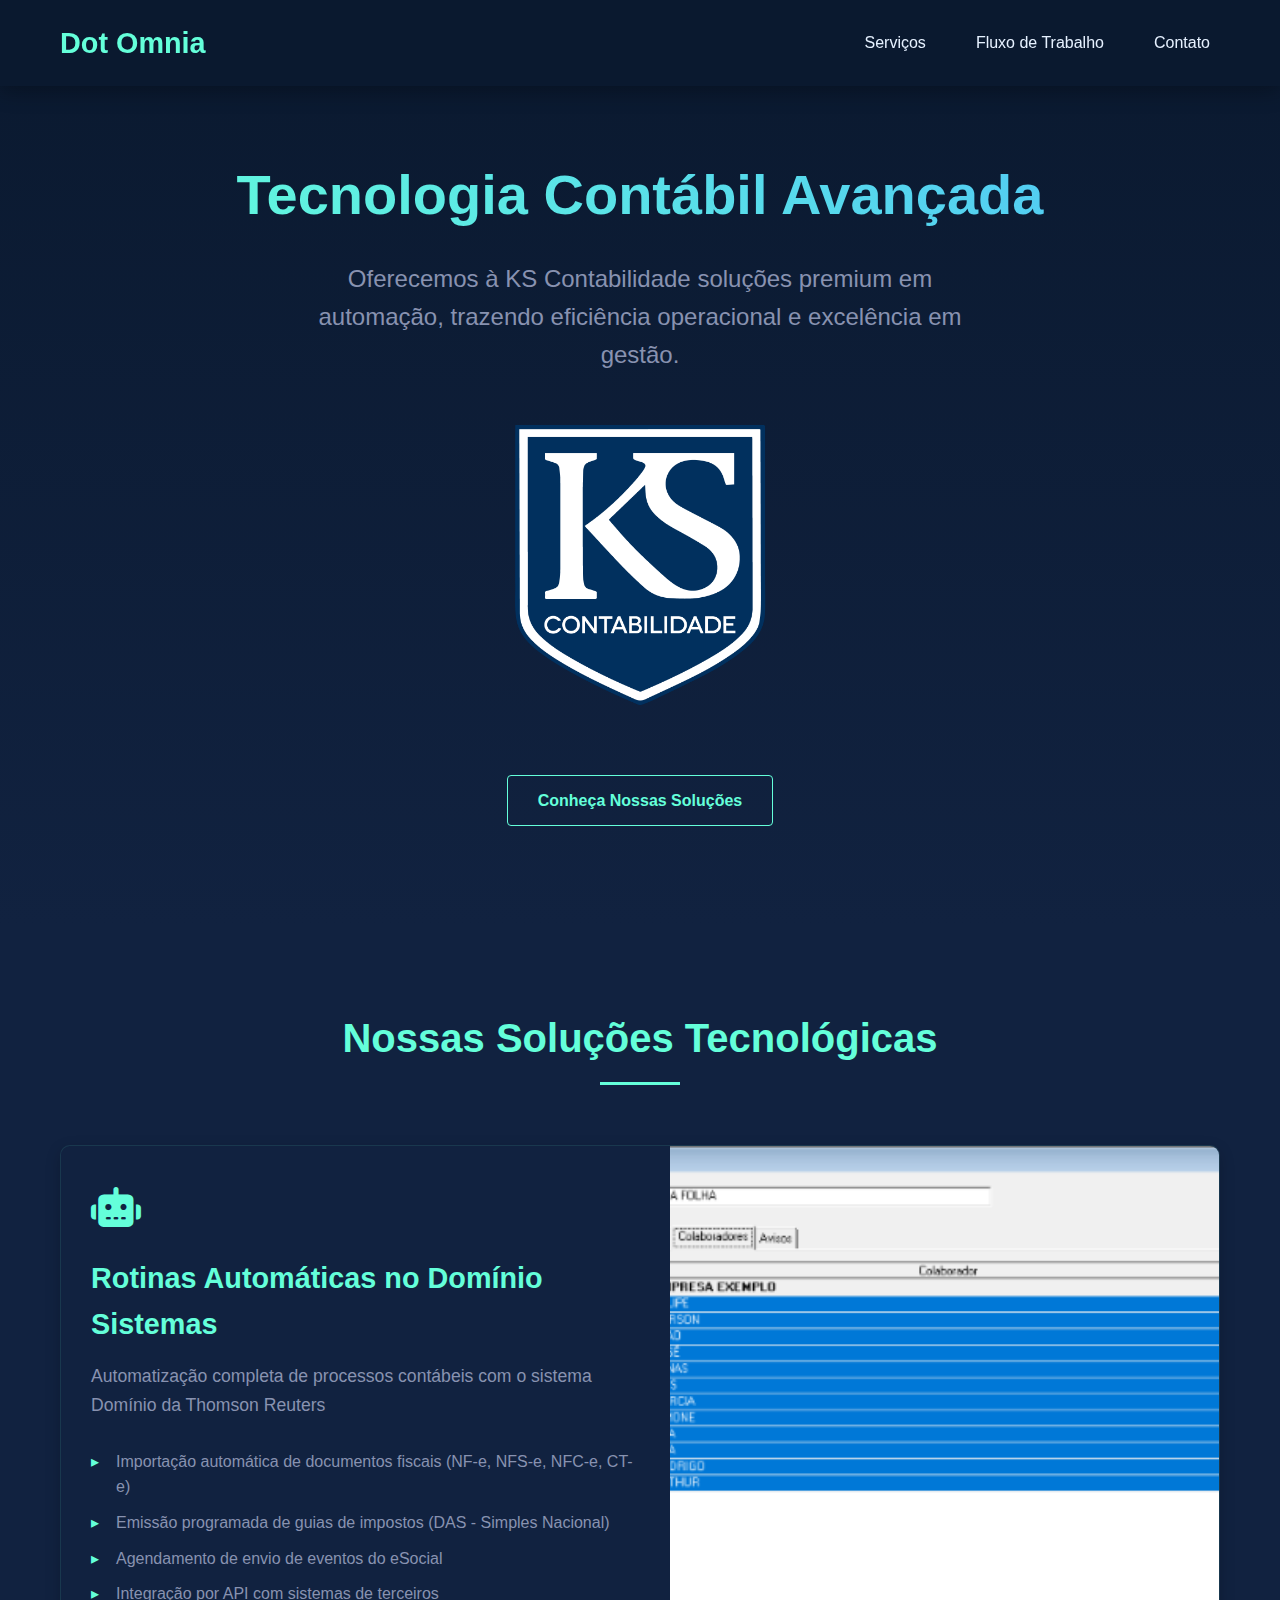
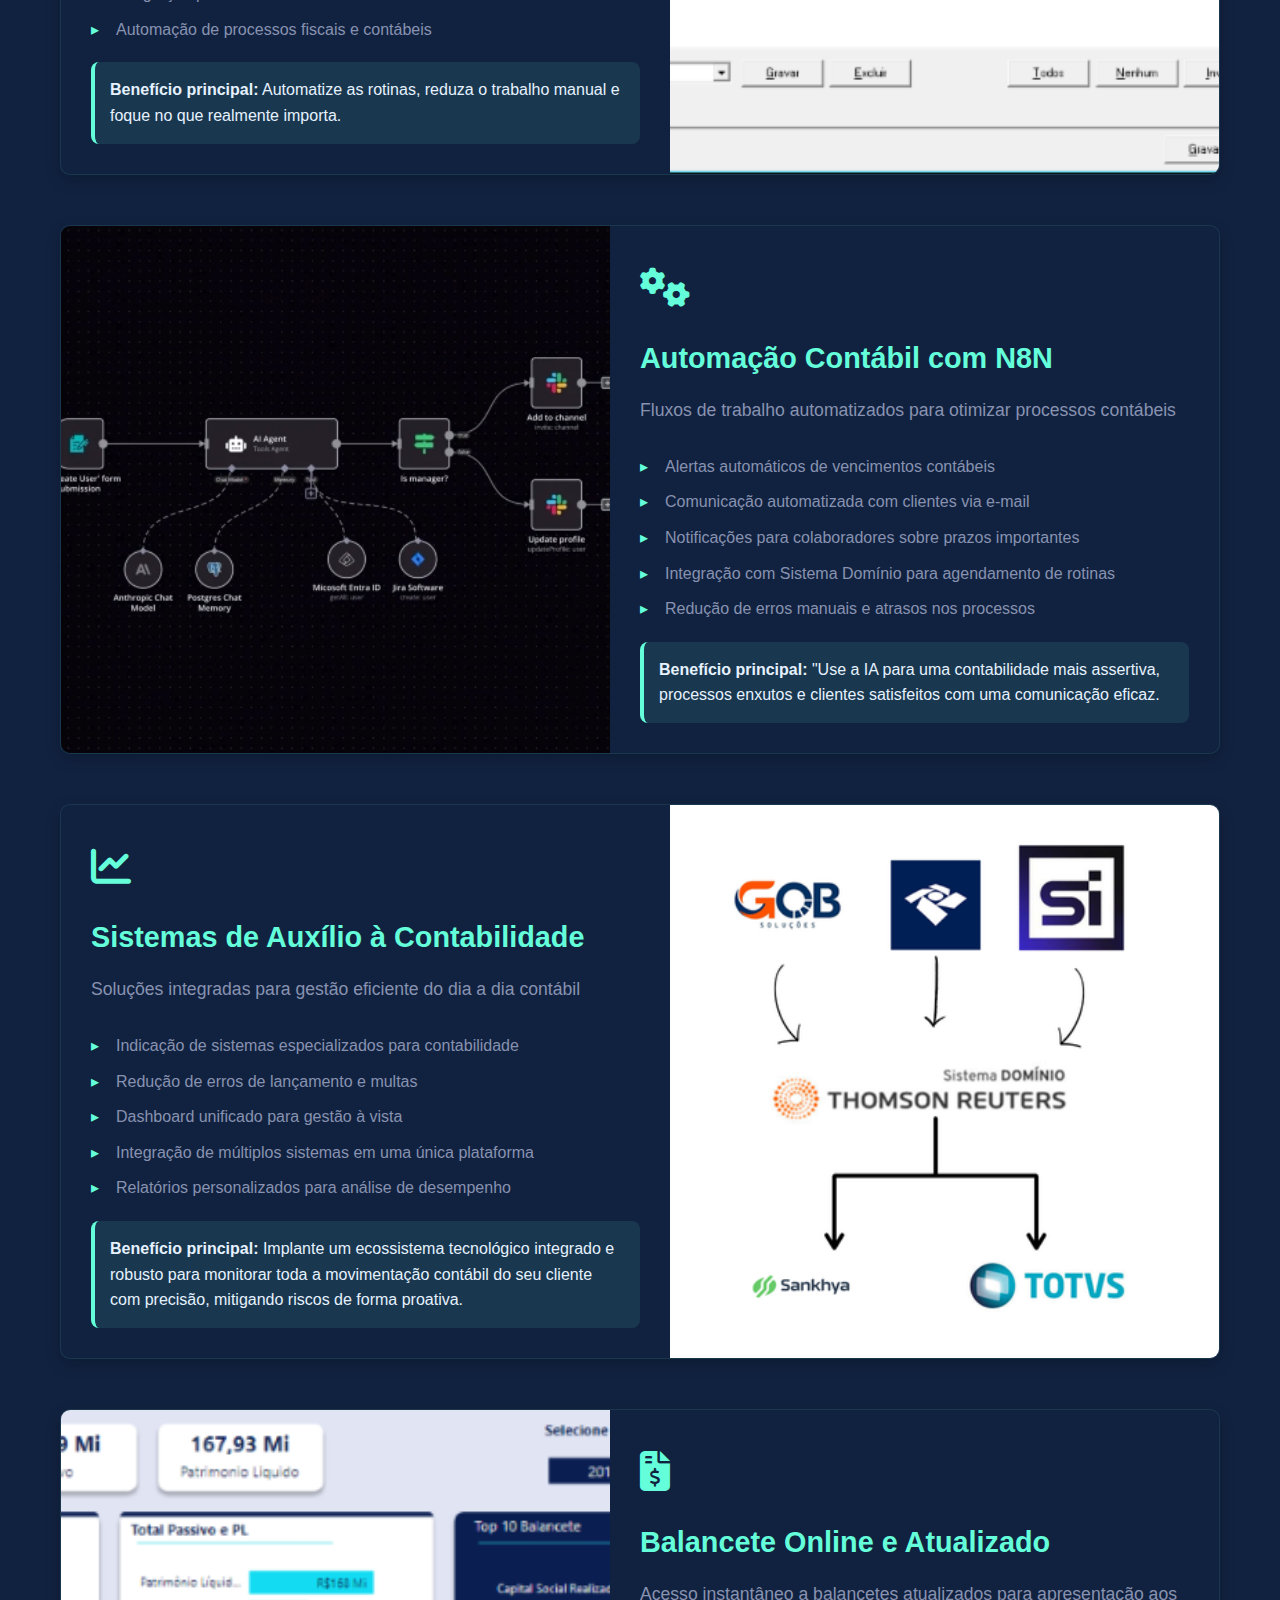
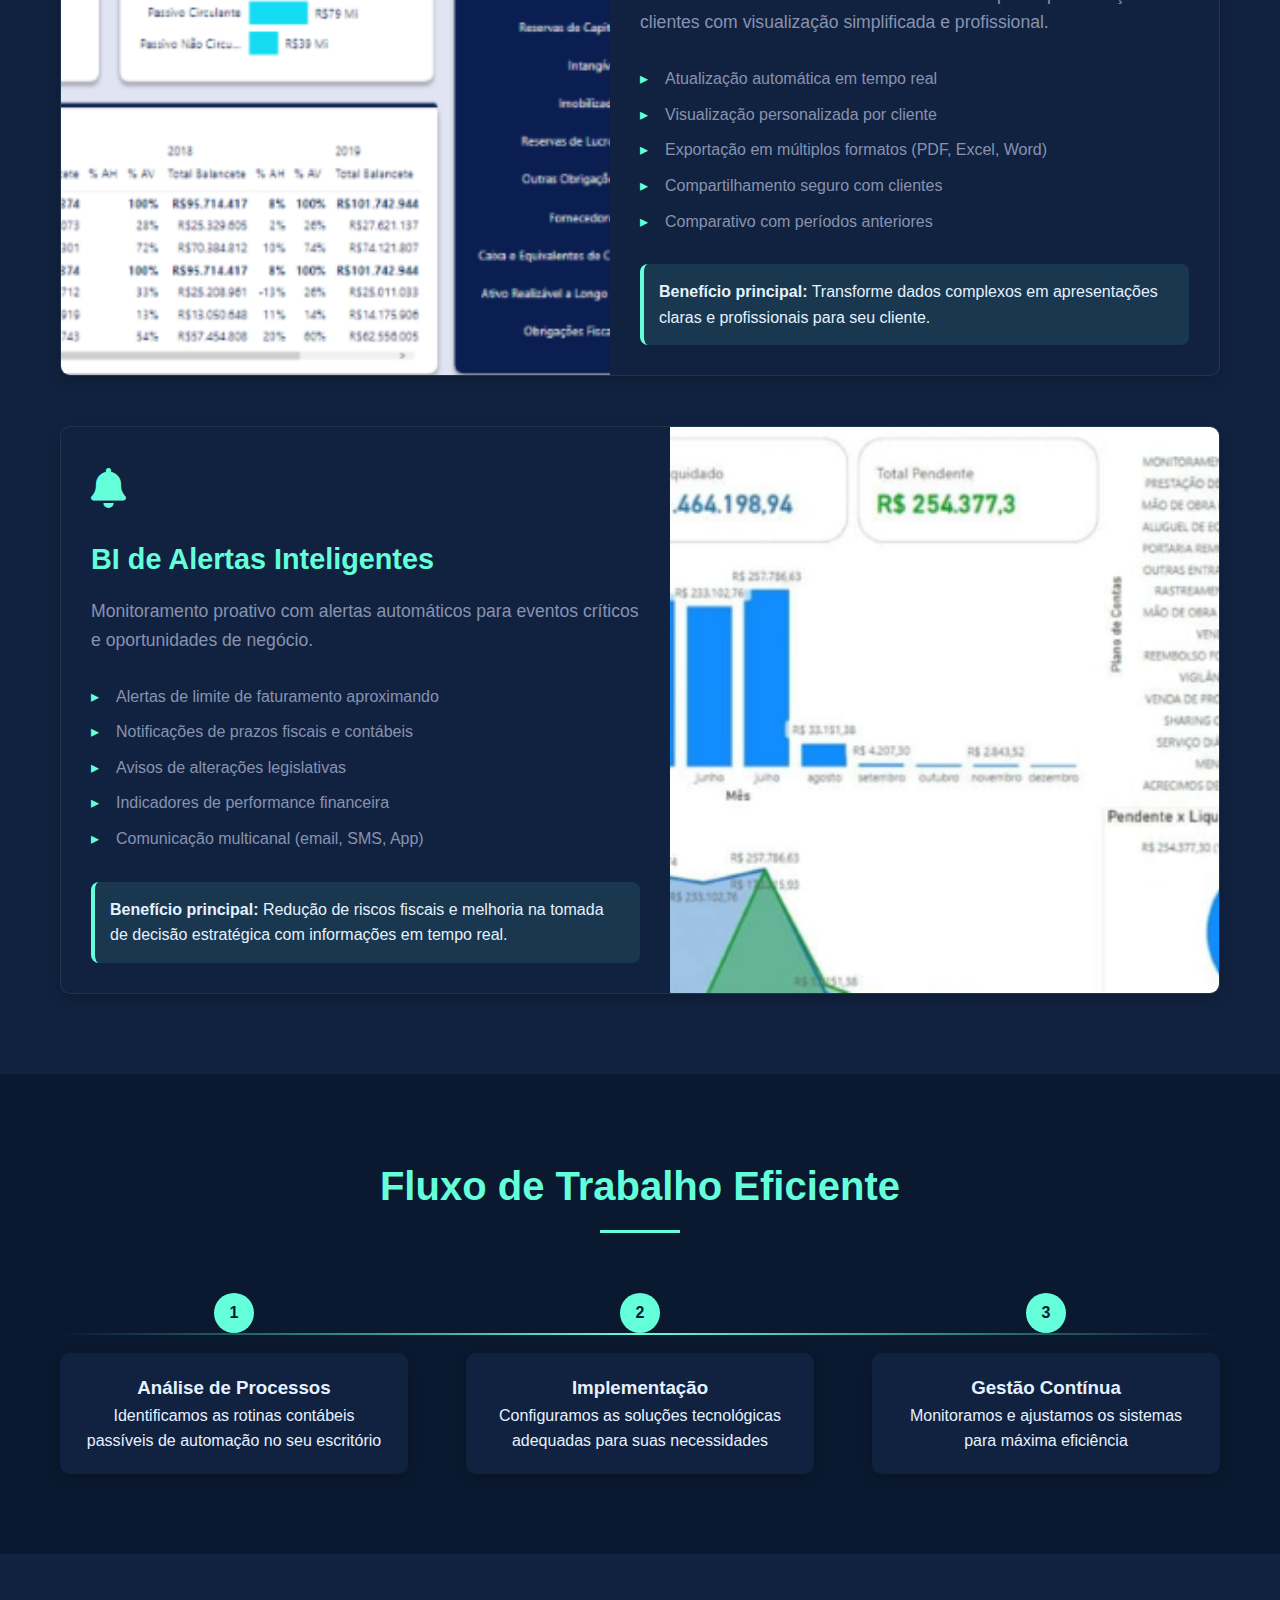
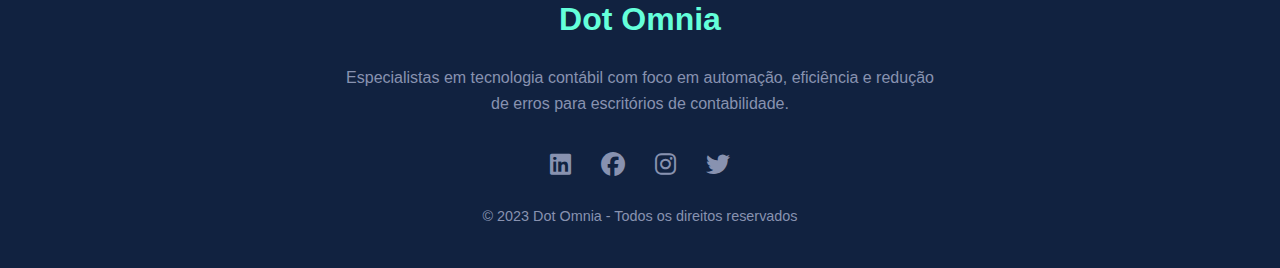
<file: ks.html>
<!DOCTYPE html>
<html lang="pt-BR">
<head>
    <meta charset="UTF-8">
    <meta name="viewport" content="width=device-width, initial-scale=1.0">
    <title>Dot Omnia - Tecnologia Contábil</title>
    <link rel="stylesheet" href="https://cdnjs.cloudflare.com/ajax/libs/font-awesome/6.4.0/css/all.min.css">
    <style>
        * {
            margin: 0;
            padding: 0;
            box-sizing: border-box;
            font-family: 'Segoe UI', Tahoma, Geneva, Verdana, sans-serif;
        }
        
        :root {
            --primary: #0a192f;
            --secondary: #112240;
            --accent: #64ffda;
            --text-primary: #e6f1ff;
            --text-secondary: #8892b0;
        }
        
        body {
            background-color: var(--primary);
            color: var(--text-primary);
            line-height: 1.6;
        }
        
        .container {
            max-width: 1200px;
            margin: 0 auto;
            padding: 0 20px;
        }
        
        /* Header */
        header {
            background-color: var(--primary);
            padding: 20px 0;
            position: fixed;
            width: 100%;
            top: 0;
            z-index: 1000;
            box-shadow: 0 5px 20px rgba(0, 0, 0, 0.3);
        }
        
        nav {
            display: flex;
            justify-content: space-between;
            align-items: center;
        }
        
        .logo {
            font-size: 1.8rem;
            font-weight: 700;
            color: var(--accent);
        }
        
        .nav-links {
            display: flex;
            list-style: none;
        }
        
          .highlight {
            background-color: rgba(100, 255, 218, 0.1);
            padding: 15px;
            border-radius: 8px;
            margin-top: 20px;
            border-left: 4px solid var(--accent);
          }
        .nav-links li {
            margin-left: 30px;
        }
        
        .nav-links a {
            color: var(--text-primary);
            text-decoration: none;
            font-weight: 500;
            transition: all 0.3s ease;
            padding: 5px 10px;
            border-radius: 4px;
        }
        
        .nav-links a:hover {
            color: var(--accent);
        }
        
        /* Hero Section */
        .hero {
            padding: 150px 0 100px;
            text-align: center;
            background: linear-gradient(to bottom, var(--primary), var(--secondary));
        }
        
        .hero h1 {
            font-size: 3.5rem;
            margin-bottom: 20px;
            background: linear-gradient(45deg, var(--accent), #4fc3f7);
            -webkit-background-clip: text; 
            -webkit-text-fill-color: transparent;
        }
        
        .hero p {
            font-size: 1.5rem;
            max-width: 700px;
            margin: 0 auto 30px;
            color: var(--text-secondary);
        }
        
        .btn {
            display: inline-block;
            background-color: transparent;
            color: var(--accent);
            padding: 12px 30px;
            border-radius: 4px;
            text-decoration: none;
            font-weight: 600;
            transition: all 0.3s ease;
            border: 1px solid var(--accent);
            margin-top: 20px;
        }
        
        .btn:hover {
            background-color: rgba(100, 255, 218, 0.1);
            transform: translateY(-3px);
        }
        
        /* Services Section */
        .services {
            padding: 80px 0;
            background-color: var(--secondary);
        }
        
        .section-title {
            text-align: center;
            margin-bottom: 60px;
        }
        
        .section-title h2 {
            font-size: 2.5rem;
            color: var(--accent);
            position: relative;
            display: inline-block;
            padding-bottom: 15px;
        }
        
        .section-title h2::after {
            content: '';
            position: absolute;
            bottom: 0;
            left: 50%;
            transform: translateX(-50%);
            width: 80px;
            height: 3px;
            background-color: var(--accent);
        }
        
        .services-container {
            display: flex;
            flex-direction: column;
            gap: 50px;
        }
        
        .service-card {
            display: flex;
            background-color: rgba(17, 34, 64, 0.5);
            border-radius: 10px;
            box-shadow: 0 5px 15px rgba(0, 0, 0, 0.2);
            transition: all 0.3s ease;
            border: 1px solid rgba(100, 255, 218, 0.1);
            overflow: hidden;
        }
        
        .service-card:hover {
            transform: translateY(-5px);
            box-shadow: 0 15px 30px rgba(0, 0, 0, 0.3);
            border-color: var(--accent);
        }
        
        .service-content {
            flex: 1;
            padding: 30px;
            display: flex;
            flex-direction: column;
            justify-content: center;
        }
        
        .service-icon {
            font-size: 2.5rem;
            color: var(--accent);
            margin-bottom: 15px;
        }
        
        .service-card h3 {
            font-size: 1.8rem;
            margin-bottom: 15px;
            color: var(--accent);
        }
        
        .service-card p {
            color: var(--text-secondary);
            margin-bottom: 20px;
            font-size: 1.1rem;
        }
        
        .service-features {
            list-style: none;
            margin-top: 10px;
        }
        
        .service-features li {
            margin-bottom: 10px;
            color: var(--text-secondary);
            position: relative;
            padding-left: 25px;
        }
        
        .service-features li:before {
            content: '▸';
            color: var(--accent);
            position: absolute;
            left: 0;
        }
        
        .service-image {
            flex: 1;
            overflow: hidden;
            position: relative;
            min-height: 350px;
        }
        
        .service-image .image-container {
            width: 100%;
            height: 100%;
            overflow: hidden;
        }
        
        .service-image img {
            width: 100%;
            height: 100%;
            object-fit: cover;
            transition: transform 0.5s ease;
        }
        
        .service-image:hover img {
            transform: scale(1.05);
        }
        
        .service-image .placeholder {
            width: 100%;
            height: 100%;
            display: flex;
            align-items: center;
            justify-content: center;
            background: linear-gradient(135deg, #1a2f4e, #2a4b8d);
            color: var(--accent);
            font-size: 1.2rem;
            font-weight: 600;
            text-align: center;
            padding: 20px;
        }
        
        /* Alternar posição da imagem para cada card */
        .service-card:nth-child(even) {
            flex-direction: row-reverse;
        }
        
        /* Workflow Section */
        .workflow {
            padding: 80px 0;
            background-color: var(--primary);
        }
        
        .workflow-steps {
            display: flex;
            justify-content: space-between;
            margin-top: 50px;
            position: relative;
        }
        
        .workflow-steps:before {
            content: '';
            position: absolute;
            top: 40px;
            left: 0;
            right: 0;
            height: 2px;
            background: linear-gradient(to right, transparent, var(--accent), transparent);
            z-index: 1;
        }
        
        .step {
            text-align: center;
            position: relative;
            z-index: 2;
            width: 30%;
        }
        
        .step-number {
            width: 40px;
            height: 40px;
            background-color: var(--accent);
            color: var(--primary);
            border-radius: 50%;
            display: flex;
            align-items: center;
            justify-content: center;
            margin: 0 auto 20px;
            font-weight: bold;
        }
        
        .step-content {
            background-color: var(--secondary);
            padding: 20px;
            border-radius: 10px;
            box-shadow: 0 5px 15px rgba(0, 0, 0, 0.2);
        }
        
        /* Footer */
        footer {
            background-color: var(--secondary);
            padding: 40px 0;
            text-align: center;
        }
        
        .footer-logo {
            font-size: 2rem;
            font-weight: 700;
            color: var(--accent);
            margin-bottom: 20px;
        }
        
        .footer-text {
            color: var(--text-secondary);
            max-width: 600px;
            margin: 0 auto 30px;
        }
        
        .social-links {
            display: flex;
            justify-content: center;
            list-style: none;
            margin-bottom: 20px;
        }
        
        .social-links li {
            margin: 0 15px;
        }
        
        .social-links a {
            color: var(--text-secondary);
            font-size: 1.5rem;
            transition: all 0.3s ease;
        }
        
        .social-links a:hover {
            color: var(--accent);
        }
        
        .copyright {
            color: var(--text-secondary);
            font-size: 0.9rem;
        }
        
        /* Responsive */
        @media (max-width: 992px) {
            .service-card {
                flex-direction: column !important;
            }
            
            .service-image {
                min-height: 250px;
            }
        }
        
        @media (max-width: 768px) {
            .nav-links {
                display: none;
            }
            
            .hero h1 {
                font-size: 2.5rem;
            }
            
            .hero p {
                font-size: 1.2rem;
            }
            
            .workflow-steps {
                flex-direction: column;
                align-items: center;
            }
            
            .workflow-steps:before {
                display: none;
            }
            
            .step {
                width: 100%;
                margin-bottom: 30px;
            }
            
            .service-content {
                padding: 20px;
            }
            
            .service-card h3 {
                font-size: 1.5rem;
            }
        }
    </style>
</head>
<body>
    <!-- Header -->
    <header>
        <div class="container">
            <nav>
                <div class="logo">Dot Omnia</div>
                <ul class="nav-links">
                    <li><a href="#services">Serviços</a></li>
                    <li><a href="#workflow">Fluxo de Trabalho</a></li>
                    <li><a href="#contact">Contato</a></li>
                </ul>
            </nav>
        </div>
    </header>

    <!-- Hero Section -->
    <section class="hero">
        <div class="container">
            <h1>Tecnologia Contábil Avançada</h1>
            <p>Oferecemos à KS Contabilidade soluções premium em automação, trazendo eficiência operacional e excelência em gestão.</p>
             <img src="img/ks_logo.png" alt="KS Contabilidade" 
             style="display: block; margin: 40px auto; max-width: 300px; width: 100%; height: auto; border-radius: 10px;">
            <a href="#services" class="btn">Conheça Nossas Soluções</a>
        </div>
    </section>

    <!-- Services Section -->
    <section class="services" id="services">
        <div class="container">
            <div class="section-title">
                <h2>Nossas Soluções Tecnológicas</h2>
            </div>
            <div class="services-container">
                <!-- Card 1 -->
                <div class="service-card">
                    <div class="service-content">
                        <div class="service-icon">
                            <i class="fas fa-robot"></i>
                        </div>
                        <h3>Rotinas Automáticas no Domínio Sistemas</h3>
                        <p>Automatização completa de processos contábeis com o sistema Domínio da Thomson Reuters</p>
                        <ul class="service-features">
                            <li>Importação automática de documentos fiscais (NF-e, NFS-e, NFC-e, CT-e)</li>
                            <li>Emissão programada de guias de impostos (DAS - Simples Nacional)</li>
                            <li>Agendamento de envio de eventos do eSocial</li>
                            <li>Integração por API com sistemas de terceiros</li>
                            <li>Automação de processos fiscais e contábeis</li>
                             <div class="highlight">
                                    <strong>Benefício principal:</strong> Automatize as rotinas, reduza o trabalho manual e foque no que realmente importa.
                             </div>
                        </ul>
                    </div>
                    <div class="service-image">
                        <div class="image-container">
                            <!-- Substitua pelo caminho da sua imagem -->
                           <!--  <div class="placeholder">Imagem de Rotinas Automáticas<br>(600x400px)</div>-->
                             <img src="img/dominio_rotina.png" alt="Automação Contábil com N8N"> 
                        </div>
                    </div>
                </div>
                
                <!-- Card 2 -->
                <div class="service-card">
                    <div class="service-content">
                        <div class="service-icon">
                            <i class="fas fa-cogs"></i>
                        </div>
                        <h3>Automação Contábil com N8N</h3>
                        <p>Fluxos de trabalho automatizados para otimizar processos contábeis</p>
                        <ul class="service-features">
                            <li>Alertas automáticos de vencimentos contábeis</li>
                            <li>Comunicação automatizada com clientes via e-mail</li>
                            <li>Notificações para colaboradores sobre prazos importantes</li>
                            <li>Integração com Sistema Domínio para agendamento de rotinas</li>
                            <li>Redução de erros manuais e atrasos nos processos</li>
                            <div class="highlight">
                                    <strong>Benefício principal:</strong> "Use a IA para uma contabilidade mais assertiva, processos enxutos e clientes satisfeitos com uma comunicação eficaz.
                            </div>
                        </ul>
                    </div>
                    <div class="service-image">
                        <div class="image-container">
                            <!-- Substitua pelo caminho da sua imagem -->
                            <!-- <div class="placeholder">Imagem de Automação N8N<br>(600x400px)</div> -->
                           <img src="img/n8n_contabil.jpg" alt="Automação Contábil com N8N"> 
                        </div>
                    </div>
                </div>
                
                <!-- Card 3 -->
                <div class="service-card">
                    <div class="service-content">
                        <div class="service-icon">
                            <i class="fas fa-chart-line"></i>
                        </div>
                        <h3>Sistemas de Auxílio à Contabilidade</h3>
                        <p>Soluções integradas para gestão eficiente do dia a dia contábil</p>
                        <ul class="service-features">
                            <li>Indicação de sistemas especializados para contabilidade</li>
                            <li>Redução de erros de lançamento e multas</li>
                            <li>Dashboard unificado para gestão à vista</li>
                            <li>Integração de múltiplos sistemas em uma única plataforma</li>
                            <li>Relatórios personalizados para análise de desempenho</li>
                            <div class="highlight">
                                    <strong>Benefício principal:</strong> Implante um ecossistema tecnológico integrado e robusto para monitorar toda a movimentação contábil do seu cliente com precisão, mitigando riscos de forma proativa.
                             </div>
                        </ul>
                    </div>
                    <div class="service-image">
                        <div class="image-container">
                            <!-- Substitua pelo caminho da sua imagem -->
                            <!-- <div class="placeholder">Imagem de Sistemas Contábeis<br>(600x400px)</div> -->
                           <img src="img/Contabeis.png" alt="Sistemas de Auxílio à Contabilidade"> 
                        </div>
                    </div>
                </div>


                <!-- Card 4 -->
                <div class="service-card">
                    <div class="service-content">
                        <div class="service-icon">
                            <i class="fas fa-file-invoice-dollar"></i>
                        </div>
                        <h3>Balancete Online e Atualizado</h3>
                        <p>Acesso instantâneo a balancetes atualizados para apresentação aos clientes com visualização simplificada e profissional.</p>
                        <ul class="service-features">
                            <li>Atualização automática em tempo real</li>
                        <li>Visualização personalizada por cliente</li>
                        <li>Exportação em múltiplos formatos (PDF, Excel, Word)</li>
                        <li>Compartilhamento seguro com clientes</li>
                        <li>Comparativo com períodos anteriores</li>
                        </ul>
                        <div class="highlight">
                          <strong>Benefício principal:</strong> Transforme dados complexos em apresentações claras e profissionais para seu cliente.
                        </div>
                    </div>
                    <div class="service-image">
                        <div class="image-container">
                            <!-- Substitua pelo caminho da sua imagem -->
                            <!-- <div class="placeholder">Imagem de Sistemas Contábeis<br>(600x400px)</div> -->
                           <img src="img/dashboard_contabil.png" alt="Sistemas de Auxílio à Contabilidade"> 
                        </div>
                    </div>
                </div>

                 <!-- Card 5 -->
                <div class="service-card">
                    <div class="service-content">
                        <div class="service-icon">
                            <i class="fas fa-bell"></i>
                        </div>
                        <h3>BI de Alertas Inteligentes</h3>
                        <p>Monitoramento proativo com alertas automáticos para eventos críticos e oportunidades de negócio.</p>
                        <ul class="service-features">
                        <li>Alertas de limite de faturamento aproximando</li>
                        <li>Notificações de prazos fiscais e contábeis</li>
                        <li>Avisos de alterações legislativas</li>
                        <li>Indicadores de performance financeira</li>
                        <li>Comunicação multicanal (email, SMS, App)</li>
                        </ul>
                        <div class="highlight">
                          <strong>Benefício principal:</strong> Redução de riscos fiscais e melhoria na tomada de decisão estratégica com informações em tempo real.
                        </div>
                    </div>
                    <div class="service-image">
                        <div class="image-container">
                            <!-- Substitua pelo caminho da sua imagem -->
                            <!-- <div class="placeholder">Imagem de Sistemas Contábeis<br>(600x400px)</div> -->
                           <img src="img/dashboard_monitoramento.png" alt="Sistemas de Auxílio à Contabilidade"> 
                        </div>
                    </div>

                    
                </div>


            </div>
        </div>
    </section>

    <!-- Workflow Section -->
    <section class="workflow" id="workflow">
        <div class="container">
            <div class="section-title">
                <h2>Fluxo de Trabalho Eficiente</h2>
            </div>
            <div class="workflow-steps">
                <div class="step">
                    <div class="step-number">1</div>
                    <div class="step-content">
                        <h3>Análise de Processos</h3>
                        <p>Identificamos as rotinas contábeis passíveis de automação no seu escritório</p>
                    </div>
                </div>
                <div class="step">
                    <div class="step-number">2</div>
                    <div class="step-content">
                        <h3>Implementação</h3>
                        <p>Configuramos as soluções tecnológicas adequadas para suas necessidades</p>
                    </div>
                </div>
                <div class="step">
                    <div class="step-number">3</div>
                    <div class="step-content">
                        <h3>Gestão Contínua</h3>
                        <p>Monitoramos e ajustamos os sistemas para máxima eficiência</p>
                    </div>
                </div>
            </div>
        </div>
    </section>

    <!-- Footer -->
    <footer id="contact">
        <div class="container">
            <div class="footer-logo">Dot Omnia</div>
            <p class="footer-text">Especialistas em tecnologia contábil com foco em automação, eficiência e redução de erros para escritórios de contabilidade.</p>
            <ul class="social-links">
                <li><a href="#"><i class="fab fa-linkedin"></i></a></li>
                <li><a href="#"><i class="fab fa-facebook"></i></a></li>
                <li><a href="#"><i class="fab fa-instagram"></i></a></li>
                <li><a href="#"><i class="fab fa-twitter"></i></a></li>
            </ul>
            <p class="copyright">© 2023 Dot Omnia - Todos os direitos reservados</p>
        </div>
    </footer>
</body>
</html>
</file>
<file: css/style.css>
/********** Template CSS **********/
:root {
    --primary: #6244C5;
    --secondary: #FFC448;
    --light: #FAFAFB;
    --dark: #12141D;
}

.back-to-top {
    position: fixed;
    display: none;
    right: 45px;
    bottom: 45px;
    z-index: 99;
}

.my-6 {
    margin-top: 6rem;
    margin-bottom: 6rem;
}

.py-6 {
    padding-top: 6rem;
    padding-bottom: 6rem;
}


/*** Spinner ***/
#spinner {
    opacity: 0;
    visibility: hidden;
    transition: opacity .5s ease-out, visibility 0s linear .5s;
    z-index: 99999;
}

#spinner.show {
    transition: opacity .5s ease-out, visibility 0s linear 0s;
    visibility: visible;
    opacity: 1;
}


/*** Button ***/
.btn {
    font-weight: 500;
    transition: .5s;
}

.btn.btn-primary,
.btn.btn-secondary {
    color: #FFFFFF;
}

.btn-square {
    width: 38px;
    height: 38px;
}

.btn-sm-square {
    width: 32px;
    height: 32px;
}

.btn-lg-square {
    width: 48px;
    height: 48px;
}

.btn-square,
.btn-sm-square,
.btn-lg-square {
    padding: 0;
    display: flex;
    align-items: center;
    justify-content: center;
    font-weight: normal;
}


/*** Navbar ***/
.navbar.fixed-top {
    display: none;
    transition: .5s;
}

.navbar .navbar-nav .nav-link {
    padding: 20px 15px;
    color: var(--dark);
    font-size: 18px;
    font-weight: 600;
    outline: none;
}

.navbar .navbar-nav .nav-link:hover,
.navbar .navbar-nav .nav-link.active {
    color: var(--primary);
}

@media (max-width: 991.98px) {
    .navbar .navbar-nav .nav-link  {
        padding: 10px 0;
    }
}


/*** Header ***/
#home {
    margin-bottom: 6rem;
    background: url(../img/bg-header.png) left top no-repeat;
}

.typed-cursor {
    font-size: 30px;
    color: var(--dark);
}

.btn-play {
    position: relative;
    display: block;
    box-sizing: content-box;
    width: 16px;
    height: 26px;
    border-radius: 100%;
    border: none;
    outline: none !important;
    padding: 18px 20px 20px 28px;
    background: var(--primary);
}

.btn-play:before {
    content: "";
    position: absolute;
    z-index: 0;
    left: 50%;
    top: 50%;
    transform: translateX(-50%) translateY(-50%);
    display: block;
    width: 60px;
    height: 60px;
    background: var(--primary);
    border-radius: 100%;
    animation: pulse-border 1500ms ease-out infinite;
}

.btn-play:after {
    content: "";
    position: absolute;
    z-index: 1;
    left: 50%;
    top: 50%;
    transform: translateX(-50%) translateY(-50%);
    display: block;
    width: 60px;
    height: 60px;
    background: #FFFFFF;
    border-radius: 100%;
    transition: all 200ms;
}

.btn-play span {
    display: block;
    position: relative;
    z-index: 3;
    width: 0;
    height: 0;
    left: -1px;
    border-left: 16px solid var(--primary);
    border-top: 11px solid transparent;
    border-bottom: 11px solid transparent;
}

@keyframes pulse-border {
    0% {
        transform: translateX(-50%) translateY(-50%) translateZ(0) scale(1);
        opacity: 1;
    }

    100% {
        transform: translateX(-50%) translateY(-50%) translateZ(0) scale(2);
        opacity: 0;
    }
}

.modal-video .modal-dialog {
    position: relative;
    max-width: 800px;
    margin: 60px auto 0 auto;
}

.modal-video .modal-body {
    position: relative;
    padding: 0px;
}

.modal-video .close {
    position: absolute;
    width: 30px;
    height: 30px;
    right: 0px;
    top: -30px;
    z-index: 999;
    font-size: 30px;
    font-weight: normal;
    color: #FFFFFF;
    background: #000000;
    opacity: 1;
}


/*** About ***/
#about .years .display-1 {
    font-size: 10rem;
    line-height: 9rem;
}

#about .years h5 {
    letter-spacing: 30px;
    margin-right: -30px;
}


/*** Skills ***/
#skill .progress {
    height: 5px;
    border-radius: 5px;
}

#skill .progress .progress-bar {
    width: 0px;
    border-radius: 5px;
    transition: 3s;
}

#skill .nav-pills .nav-link {
    color: var(--dark);
}

#skill .nav-pills .nav-link.active {
    color: #FFFFFF;
}

#skill .tab-content hr {
    width: 30px;
}


/*** Service ***/
.service-item .bg-icon {
    width: 100px;
    height: 100px;
    display: flex;
    align-items: center;
    justify-content: center;
    background: url(../img/background.png) left top no-repeat;
    background-size: cover;
}


/*** Project Portfolio ***/
#portfolio-flters li {
    display: inline-block;
    font-weight: 500;
    color: var(--dark);
    cursor: pointer;
    transition: .5s;
    border-bottom: 2px solid transparent;
}

#portfolio-flters li:hover,
#portfolio-flters li.active {
    color: var(--primary);
    border-color: var(--primary);
}

.portfolio-img {
    position: relative;
}

.portfolio-btn {
    position: absolute;
    width: 100%;
    height: 100%;
    top: 0;
    left: 0;
    background: rgba(98, 68, 197, .9);
    display: flex;
    align-items: flex-end;
    justify-content: flex-start;
    padding: 30px;
    padding-bottom: 100px !important;
    opacity: 0;
    transition: .5s;
}

.portfolio-item:hover .portfolio-btn {
    opacity: 1;
    padding-bottom: 30px !important;
}


/*** Team ***/
.team-item img {
    transition: .5s;
}

.team-item:hover img {
    opacity: .7;
}

.team-item .team-text {
    position: absolute;
    left: 0;
    right: 60px;
    bottom: 30px;
    display: flex;
    align-items: center;
    justify-content: space-between;
    opacity: 0;
    transition: .5s;
}

.team-item:hover .team-text {
    right: 30px;
    opacity: 1;
}

.team-item .team-text div {
    transition: .5s;
}

.team-item:hover .team-text div {
    margin-left: 30px;
}


/*** Testimonial ***/
.testimonial-left,
.testimonial-right {
    position: relative;
}

.testimonial-left img,
.testimonial-right img {
    position: absolute;
    padding: 5px;
    border: 1px solid var(--secondary);
    border-radius: 70px;
}

.testimonial-left img:nth-child(1),
.testimonial-right img:nth-child(3) {
    width: 70px;
    height: 70px;
    top: 10%;
    left: 50%;
    transform: translateX(-50%);
}

.testimonial-left img:nth-child(2),
.testimonial-right img:nth-child(2) {
    width: 60px;
    height: 60px;
    top: 50%;
    left: 10%;
    transform: translateY(-50%);
}

.testimonial-left img:nth-child(3),
.testimonial-right img:nth-child(1) {
    width: 50px;
    height: 50px;
    bottom: 10%;
    right: 10%;
}

.testimonial-carousel .owl-item img {
    width: 120px;
    height: 120px;
}

.testimonial-carousel .testimonial-icon {
    position: absolute;
    width: 40px;
    height: 40px;
    left: 50%;
    bottom: -15px;
    transform: translateX(-50%);
    display: flex;
    align-items: center;
    justify-content: center;
    background: #FFFFFF;
    border: 1px solid var(--secondary);
    border-radius: 60px;
}

.testimonial-carousel .owl-dots {
    height: 40px;
    margin-top: 25px;
    display: flex;
    align-items: center;
    justify-content: center;
}

.testimonial-carousel .owl-dot {
    position: relative;
    display: inline-block;
    margin: 0 5px;
    width: 30px;
    height: 30px;
    background: #FFFFFF;
    border: 2px solid var(--secondary);
    border-radius: 30px;
    transition: .5s;
}

.testimonial-carousel .owl-dot::after {
    position: absolute;
    content: "";
    width: 16px;
    height: 16px;
    top: 5px;
    left: 5px;
    border-radius: 16px;
    background: var(--secondary);
    transition: .5s;
}

.testimonial-carousel .owl-dot.active::after {
    background: var(--primary);
}
</file>
